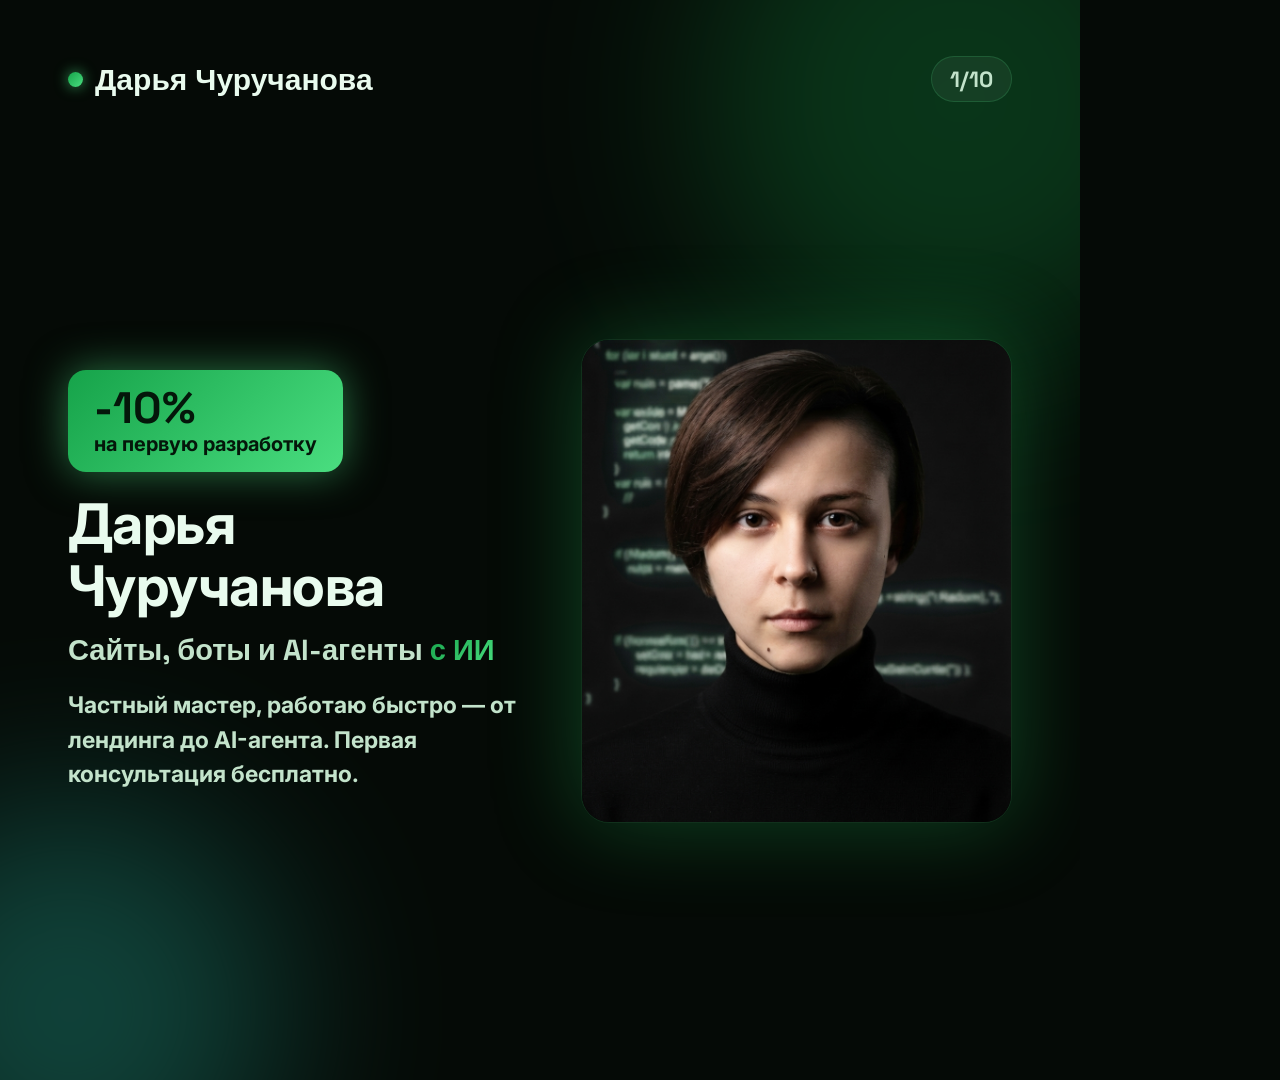
<file: avito/avito-1.html>
<!DOCTYPE html>
<html lang="ru"><head><meta charset="UTF-8"><link rel="stylesheet" href="avito.css">
<style>
  .cover-grid{flex:1; display:grid; grid-template-columns: 1.05fr 0.95fr; gap:36px; align-items:center;}
  .photo-frame{width:100%; aspect-ratio:1/1.12; border-radius:28px; overflow:hidden; border:1px solid var(--line); box-shadow:0 0 90px rgba(34,197,94,0.32);}
  .photo-frame img{width:100%; height:100%; object-fit:cover;}
  .discount-badge{display:inline-flex; flex-direction:column; align-items:flex-start; gap:2px; background:var(--grad); color:#04170a; padding:16px 26px; border-radius:18px; margin-bottom:22px; box-shadow:0 0 40px rgba(74,222,128,0.5);}
  .discount-badge .big{font-family:'Space Grotesk',sans-serif; font-weight:700; font-size:44px; line-height:1;}
  .discount-badge .small{font-size:20px; font-weight:700;}
  .cover-h1{font-size:56px; font-weight:700; line-height:1.1; margin:0 0 14px; letter-spacing:-0.01em;}
  .cover-role{font-size:29px; font-weight:700; color:var(--muted); margin-bottom:20px; font-family:'Space Grotesk',sans-serif;}
  .cover-desc{color:var(--muted); font-size:23px; font-weight:700; line-height:1.5; max-width:460px;}
</style></head>
<body>
<div class="slide">
  <div class="blobs"><div class="blob blob1"></div><div class="blob blob2"></div></div>
  <div class="brand"><div class="brand-name"><span class="dot"></span>Дарья Чуручанова</div><div class="pagenum">1/10</div></div>
  <div class="content">
    <div class="cover-grid">
      <div>
        <div class="discount-badge"><span class="big">-10%</span><span class="small">на первую разработку</span></div>
        <h1 class="cover-h1">Дарья Чуручанова</h1>
        <div class="cover-role">Сайты, боты и AI-агенты <span class="grad-text">с ИИ</span></div>
        <p class="cover-desc">Частный мастер, работаю быстро — от лендинга до AI-агента. Первая консультация бесплатно.</p>
      </div>
      <div class="photo-frame"><img src="darya.jpg" alt="Дарья Чуручанова"></div>
    </div>
  </div>
</div>
</body></html>
</file>
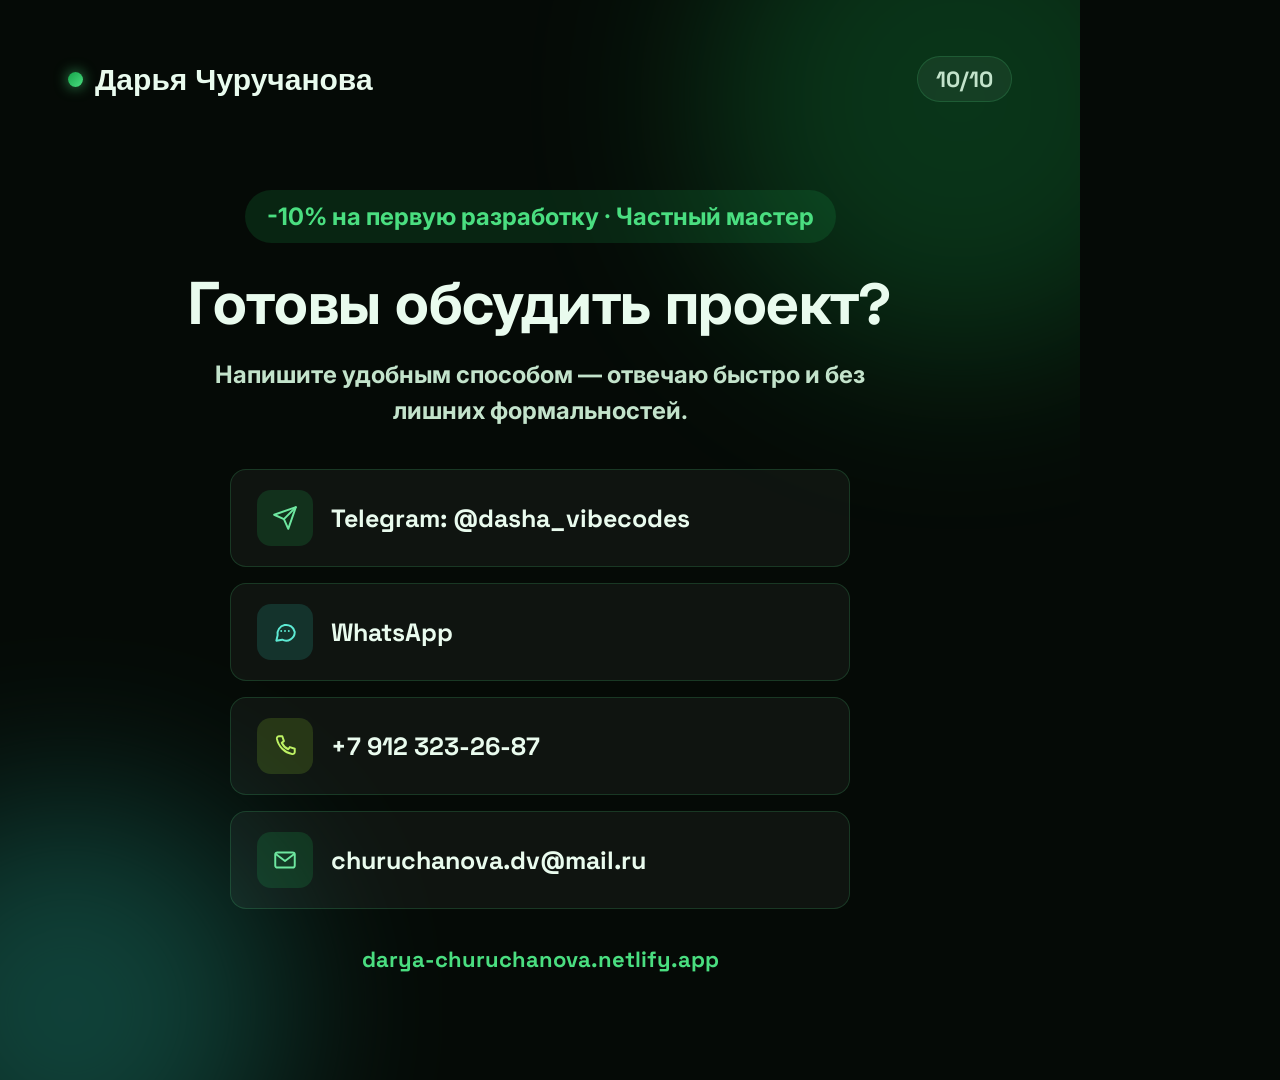
<file: avito/avito-10.html>
<!DOCTYPE html>
<html lang="ru"><head><meta charset="UTF-8"><link rel="stylesheet" href="avito.css">
<style>
  .cta-wrap{flex:1; display:flex; flex-direction:column; align-items:center; justify-content:center; text-align:center;}
  .cta-h1{font-size:58px; font-weight:700; margin:24px 0 16px; letter-spacing:-0.01em;}
  .cta-desc{color:var(--muted); font-size:24px; font-weight:700; max-width:680px; margin-bottom:40px; line-height:1.5;}
  .contacts{display:flex; flex-direction:column; gap:16px; width:100%; max-width:620px;}
  .crow{display:flex; align-items:center; gap:18px; background:var(--surface); border:1px solid var(--line); border-radius:16px; padding:20px 26px;}
  .crow .ic-badge{width:56px; height:56px; border-radius:14px;}
  .crow .ic-badge .ic{width:26px; height:26px;}
  .crow .clabel{font-family:'Space Grotesk',sans-serif; font-weight:700; font-size:25px;}
  .site-tag{margin-top:36px; font-family:'Space Grotesk',sans-serif; font-size:22px; color:var(--green2); font-weight:700;}
</style></head>
<body>
<div class="slide">
  <div class="blobs"><div class="blob blob1"></div><div class="blob blob2"></div></div>
  <div class="brand"><div class="brand-name"><span class="dot"></span>Дарья Чуручанова</div><div class="pagenum">10/10</div></div>
  <svg style="display:none">
    <symbol id="i-send" viewBox="0 0 24 24"><path d="M22 2L11 13"/><path d="M22 2l-7 20-4-9-9-4 20-7z"/></symbol>
    <symbol id="i-chat" viewBox="0 0 24 24"><path d="M21 12a8 8 0 01-11.6 7.1L4 20l1.2-5A8 8 0 1121 12z"/><path d="M8.5 11h.01M12 11h.01M15.5 11h.01"/></symbol>
    <symbol id="i-phone" viewBox="0 0 24 24"><path d="M6.5 3h3l1.5 4.5-2 1.5a12 12 0 006 6l1.5-2 4.5 1.5v3a2 2 0 01-2.2 2A18 18 0 014.5 5.2 2 2 0 016.5 3z"/></symbol>
    <symbol id="i-mail" viewBox="0 0 24 24"><rect x="3" y="5" width="18" height="14" rx="2"/><path d="M3.5 6.5l8.5 6.5 8.5-6.5"/></symbol>
  </svg>
  <div class="content">
    <div class="cta-wrap">
      <span class="eyebrow">-10% на первую разработку · Частный мастер</span>
      <h1 class="cta-h1">Готовы обсудить проект?</h1>
      <p class="cta-desc">Напишите удобным способом — отвечаю быстро и без лишних формальностей.</p>
      <div class="contacts">
        <div class="crow"><div class="ic-badge badge-1"><svg class="ic"><use href="#i-send"/></svg></div><div class="clabel">Telegram: @dasha_vibecodes</div></div>
        <div class="crow"><div class="ic-badge badge-2"><svg class="ic"><use href="#i-chat"/></svg></div><div class="clabel">WhatsApp</div></div>
        <div class="crow"><div class="ic-badge badge-3"><svg class="ic"><use href="#i-phone"/></svg></div><div class="clabel">+7 912 323-26-87</div></div>
        <div class="crow"><div class="ic-badge badge-1"><svg class="ic"><use href="#i-mail"/></svg></div><div class="clabel">churuchanova.dv@mail.ru</div></div>
      </div>
      <div class="site-tag">darya-churuchanova.netlify.app</div>
    </div>
  </div>
</div>
</body></html>
</file>
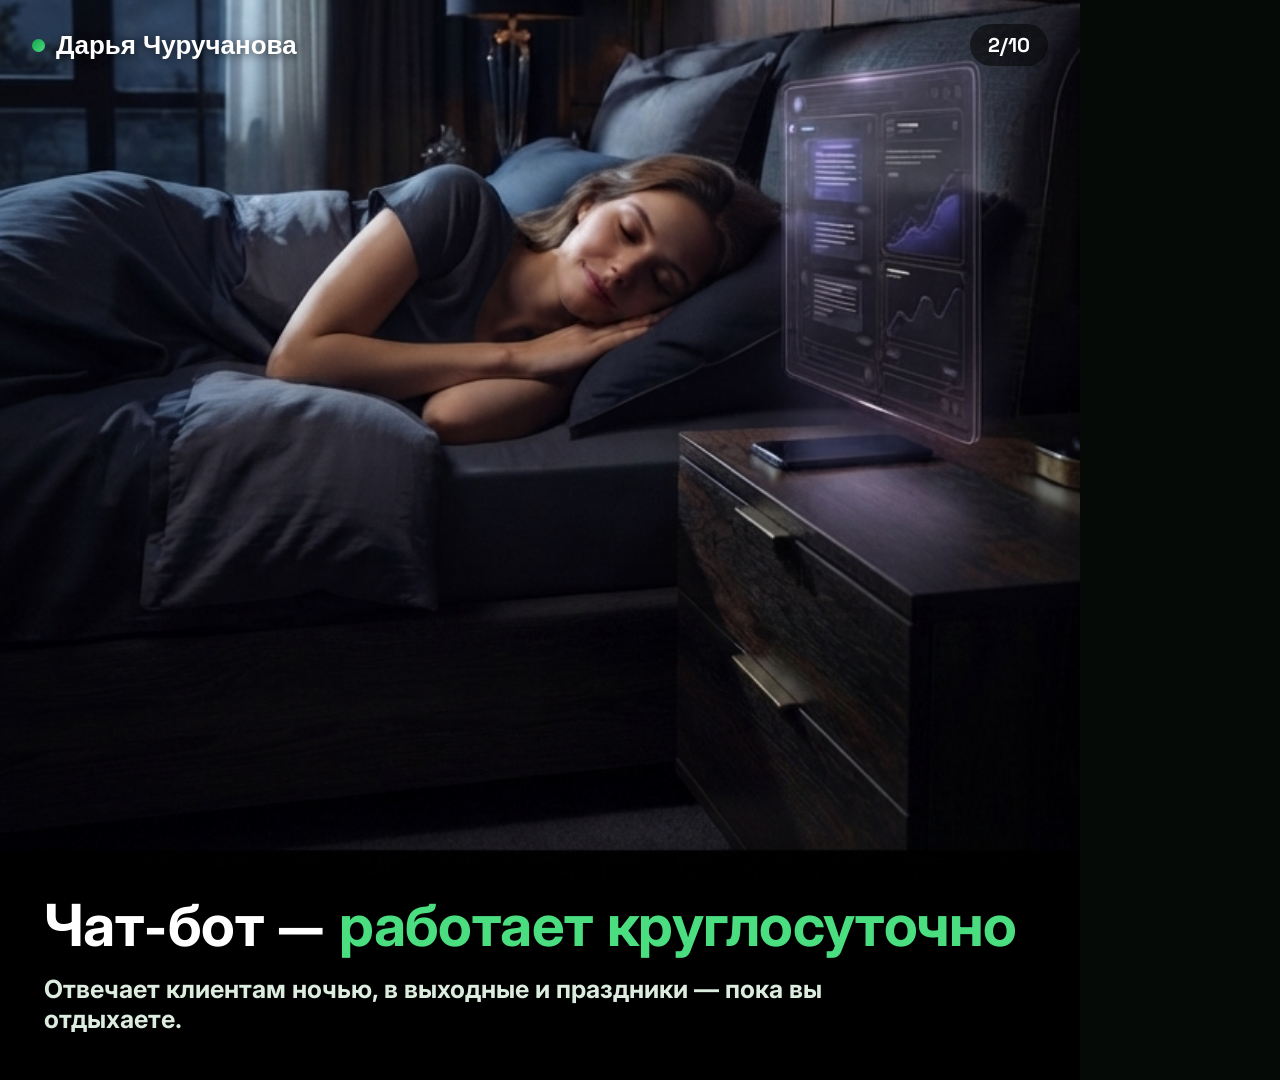
<file: avito/avito-2.html>
<!DOCTYPE html>
<html lang="ru"><head><meta charset="UTF-8"><link rel="stylesheet" href="avito.css">
<style>
  body{width:1080px;height:1080px;}
  .photo-slide{width:1080px; height:1080px; position:relative; overflow:hidden;}
  .photo-slide img{width:100%; height:100%; object-fit:cover; object-position:center 68%;}
  .top-brand{position:absolute; top:28px; left:32px; z-index:3; display:flex; align-items:center; gap:11px; color:#fff; font-family:'Space Grotesk',sans-serif; font-weight:700; font-size:26px; text-shadow:0 2px 10px rgba(0,0,0,0.6);}
  .top-brand .dot{width:13px; height:13px; border-radius:50%; background:var(--grad);}
  .top-page{position:absolute; top:24px; right:32px; z-index:3; font-family:'Space Grotesk',sans-serif; font-weight:700; font-size:20px; color:#fff; background:rgba(0,0,0,0.5); padding:8px 18px; border-radius:999px;}
  .caption-bar{position:absolute; left:0; right:0; bottom:0; z-index:2; background:linear-gradient(0deg, rgba(0,0,0,0.94), rgba(0,0,0,0.8) 65%, transparent); padding:60px 44px 46px;}
  .caption-bar h1{color:#fff; font-size:58px; font-weight:700; line-height:1.15; letter-spacing:-0.01em;}
  .caption-bar h1 span{color:var(--green2);}
  .caption-sub{color:#dcecdf; font-size:25px; font-weight:700; margin-top:14px; max-width:820px;}
</style></head>
<body>
<div class="photo-slide">
  <img src="photo-sleep.jpg" alt="">
  <div class="top-brand"><span class="dot"></span>Дарья Чуручанова</div>
  <div class="top-page">2/10</div>
  <div class="caption-bar">
    <h1>Чат-бот — <span>работает круглосуточно</span></h1>
    <p class="caption-sub">Отвечает клиентам ночью, в выходные и праздники — пока вы отдыхаете.</p>
  </div>
</div>
</body></html>
</file>
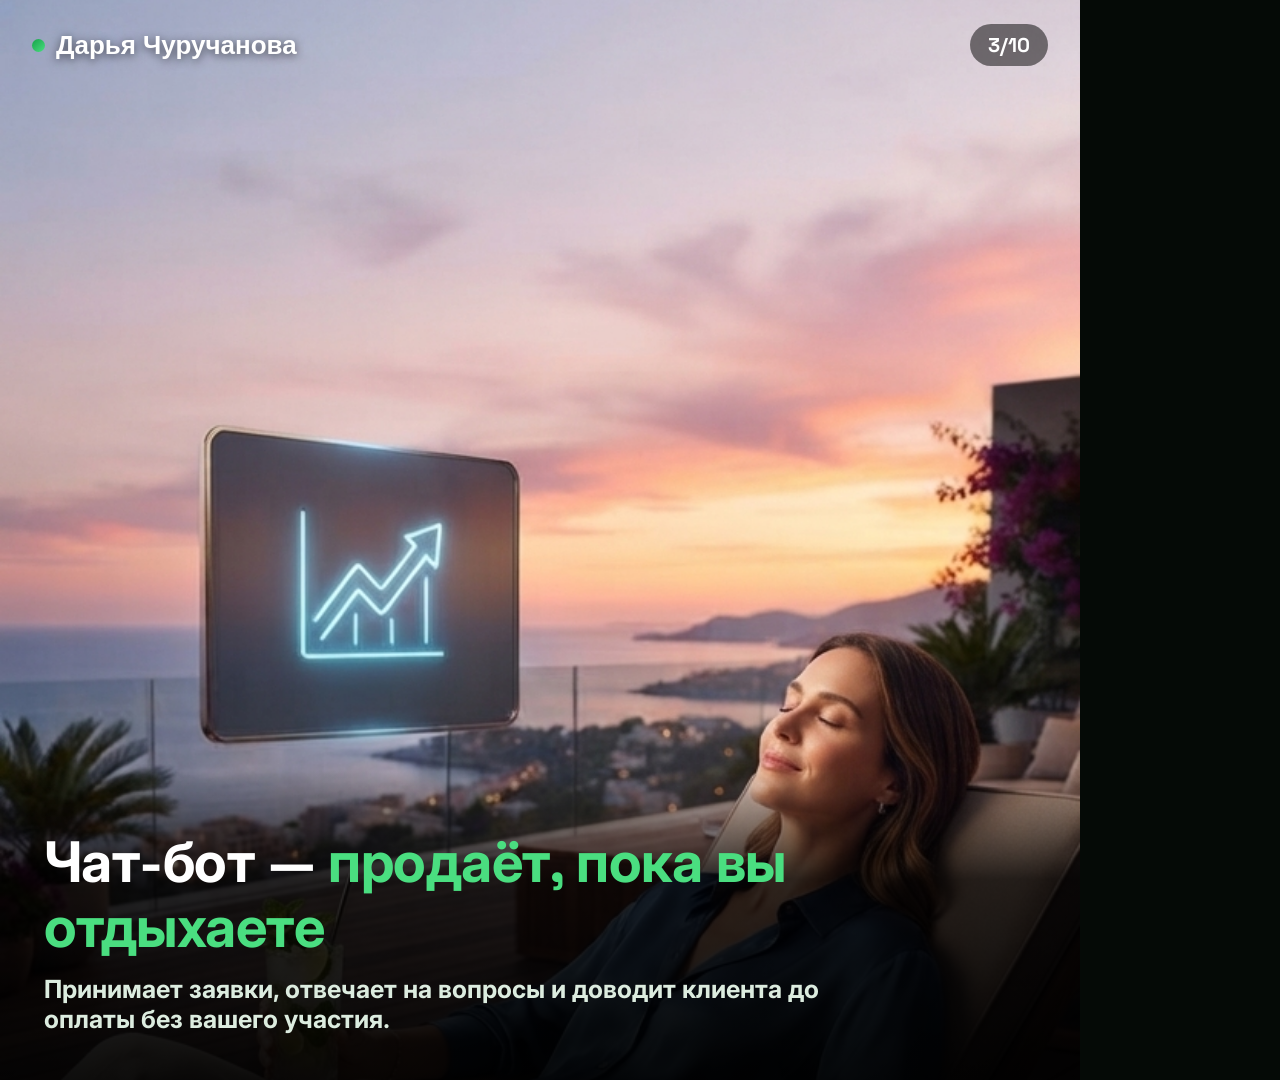
<file: avito/avito-3.html>
<!DOCTYPE html>
<html lang="ru"><head><meta charset="UTF-8"><link rel="stylesheet" href="avito.css">
<style>
  body{width:1080px;height:1080px;}
  .photo-slide{width:1080px; height:1080px; position:relative; overflow:hidden;}
  .photo-slide img{width:100%; height:100%; object-fit:cover; object-position:center 25%;}
  .top-brand{position:absolute; top:28px; left:32px; z-index:3; display:flex; align-items:center; gap:11px; color:#fff; font-family:'Space Grotesk',sans-serif; font-weight:700; font-size:26px; text-shadow:0 2px 10px rgba(0,0,0,0.6);}
  .top-brand .dot{width:13px; height:13px; border-radius:50%; background:var(--grad);}
  .top-page{position:absolute; top:24px; right:32px; z-index:3; font-family:'Space Grotesk',sans-serif; font-weight:700; font-size:20px; color:#fff; background:rgba(0,0,0,0.5); padding:8px 18px; border-radius:999px;}
  .caption-bar{position:absolute; left:0; right:0; bottom:0; z-index:2; background:linear-gradient(0deg, rgba(0,0,0,0.94), rgba(0,0,0,0.8) 65%, transparent); padding:60px 44px 46px;}
  .caption-bar h1{color:#fff; font-size:56px; font-weight:700; line-height:1.15; letter-spacing:-0.01em;}
  .caption-bar h1 span{color:var(--green2);}
  .caption-sub{color:#dcecdf; font-size:25px; font-weight:700; margin-top:14px; max-width:820px;}
</style></head>
<body>
<div class="photo-slide">
  <img src="photo-relax.jpg" alt="">
  <div class="top-brand"><span class="dot"></span>Дарья Чуручанова</div>
  <div class="top-page">3/10</div>
  <div class="caption-bar">
    <h1>Чат-бот — <span>продаёт, пока вы отдыхаете</span></h1>
    <p class="caption-sub">Принимает заявки, отвечает на вопросы и доводит клиента до оплаты без вашего участия.</p>
  </div>
</div>
</body></html>
</file>
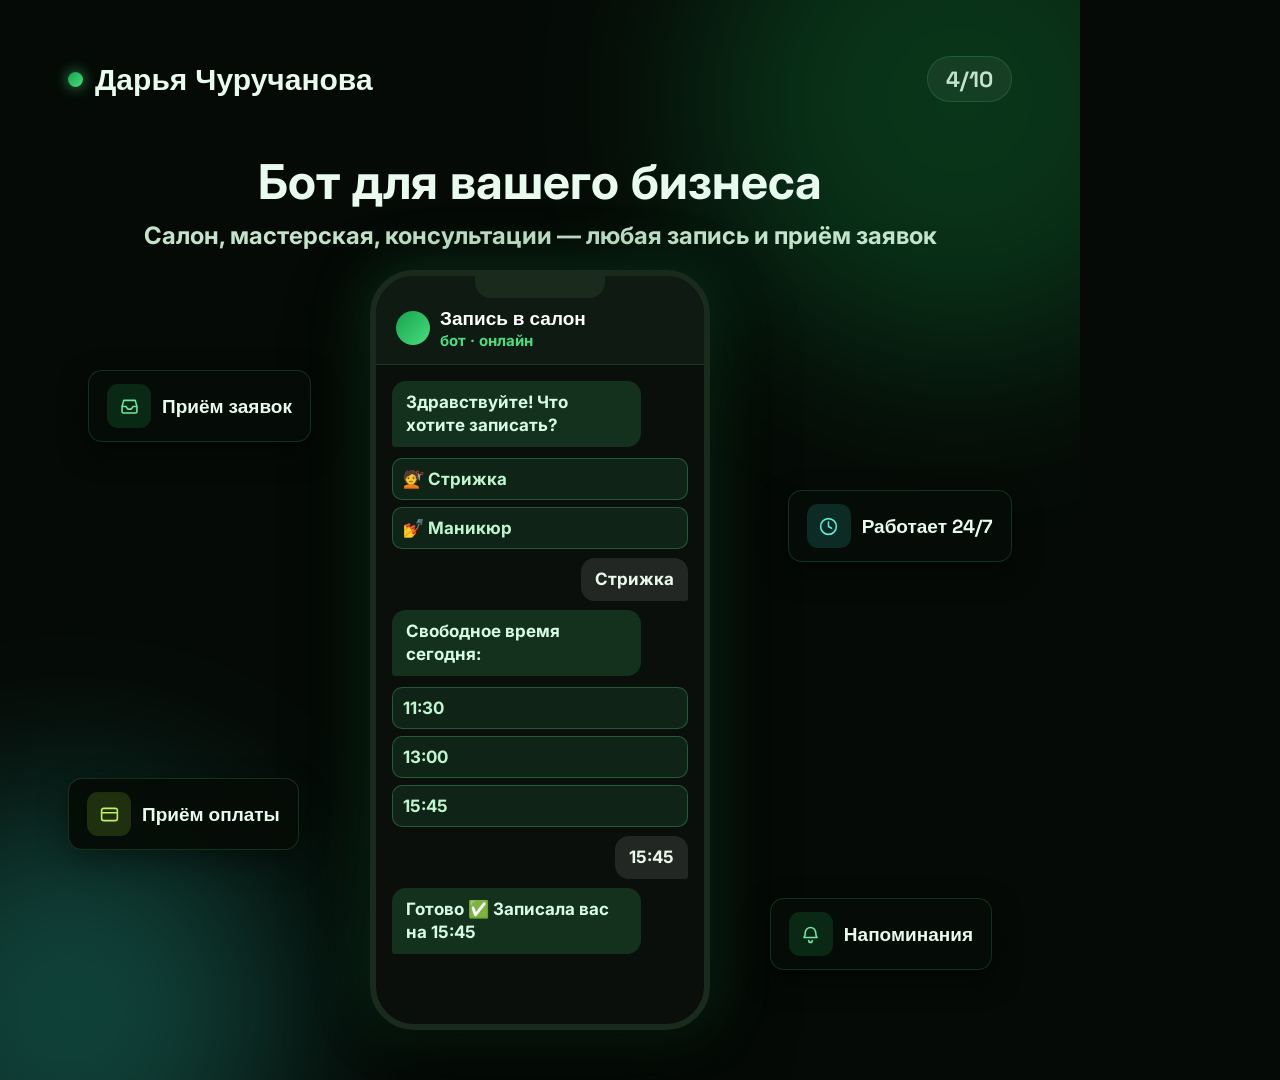
<file: avito/avito-4.html>
<!DOCTYPE html>
<html lang="ru"><head><meta charset="UTF-8"><link rel="stylesheet" href="avito.css">
<style>
  .h2{font-size:48px; font-weight:700; margin:14px 0 8px; text-align:center;}
  .lead{color:var(--muted); font-size:24px; font-weight:700; margin-bottom:20px; text-align:center;}
  .stage{flex:1; position:relative; display:flex; align-items:center; justify-content:center;}
  .phone{width:340px; height:760px; background:#0a0f0b; border:6px solid #1a2b1e; border-radius:44px; box-shadow:0 30px 80px rgba(0,0,0,0.6), 0 0 60px rgba(34,197,94,0.25); overflow:hidden; position:relative; z-index:2;}
  .pnotch{position:absolute; top:0; left:50%; transform:translateX(-50%); width:130px; height:22px; background:#1a2b1e; border-radius:0 0 16px 16px; z-index:5;}
  .phead{background:#0f1a12; padding:30px 20px 14px; border-bottom:1px solid rgba(74,222,128,0.15); display:flex; align-items:center; gap:10px;}
  .phead .av{width:34px; height:34px; border-radius:50%; background:var(--grad);}
  .phead .t1{color:#fff; font-weight:700; font-size:19px; font-family:'Space Grotesk',sans-serif;}
  .phead .t2{color:var(--green2); font-size:15px; font-weight:700;}
  .pbody{padding:16px; display:flex; flex-direction:column; gap:9px;}
  .pmsg{font-size:17px; font-weight:700; padding:10px 14px; border-radius:14px; max-width:84%; line-height:1.35;}
  .pmsg.bot{background:rgba(74,222,128,0.16); color:#d7fbe3; border-bottom-left-radius:3px; align-self:flex-start;}
  .pmsg.user{background:rgba(255,255,255,0.1); color:#eafbee; border-bottom-right-radius:3px; align-self:flex-end;}
  .pbtns{display:flex; flex-direction:column; gap:7px; margin-top:2px;}
  .pbtns button{background:rgba(74,222,128,0.1); border:1px solid rgba(74,222,128,0.3); color:#bff5cf; font-size:17px; font-weight:700; padding:10px; border-radius:10px; text-align:left; font-family:Inter,Arial,sans-serif;}
  .float-chip{position:absolute; z-index:3; display:flex; align-items:center; gap:11px; background:rgba(6,12,7,0.94); border:1px solid var(--line); border-radius:14px; padding:13px 18px; box-shadow:0 10px 30px rgba(0,0,0,0.4);}
  .float-chip .ic-badge{width:44px; height:44px; border-radius:11px;}
  .float-chip .ic-badge .ic{width:21px; height:21px;}
  .float-chip span.t{font-family:'Space Grotesk',sans-serif; font-weight:700; font-size:19px;}
  .chip-a{top:100px; left:20px;}
  .chip-b{top:220px; right:0px;}
  .chip-c{bottom:180px; left:0px;}
  .chip-d{bottom:60px; right:20px;}
</style></head>
<body>
<div class="slide">
  <div class="blobs"><div class="blob blob1"></div><div class="blob blob2"></div></div>
  <div class="brand"><div class="brand-name"><span class="dot"></span>Дарья Чуручанова</div><div class="pagenum">4/10</div></div>
  <svg style="display:none">
    <symbol id="i-inbox" viewBox="0 0 24 24"><path d="M4 12h4l2 3h4l2-3h4"/><path d="M5.5 5h13l2 7v6a1.5 1.5 0 01-1.5 1.5h-14A1.5 1.5 0 013.5 18v-6l2-7z"/></symbol>
    <symbol id="i-clock" viewBox="0 0 24 24"><circle cx="12" cy="12" r="9"/><path d="M12 7v5l3.5 2"/></symbol>
    <symbol id="i-card" viewBox="0 0 24 24"><rect x="3" y="5" width="18" height="14" rx="2.5"/><path d="M3 10h18"/></symbol>
    <symbol id="i-bell" viewBox="0 0 24 24"><path d="M6 10a6 6 0 0112 0c0 4 1.5 5.5 1.5 5.5H4.5S6 14 6 10z"/><path d="M10 19a2 2 0 004 0"/></symbol>
  </svg>
  <div class="content">
    <h2 class="h2">Бот для вашего бизнеса</h2>
    <p class="lead">Салон, мастерская, консультации — любая запись и приём заявок</p>
    <div class="stage">
      <div class="float-chip chip-a"><div class="ic-badge badge-1"><svg class="ic"><use href="#i-inbox"/></svg></div><span class="t">Приём заявок</span></div>
      <div class="float-chip chip-b"><div class="ic-badge badge-2"><svg class="ic"><use href="#i-clock"/></svg></div><span class="t">Работает 24/7</span></div>
      <div class="float-chip chip-c"><div class="ic-badge badge-3"><svg class="ic"><use href="#i-card"/></svg></div><span class="t">Приём оплаты</span></div>
      <div class="float-chip chip-d"><div class="ic-badge badge-1"><svg class="ic"><use href="#i-bell"/></svg></div><span class="t">Напоминания</span></div>
      <div class="phone">
        <div class="pnotch"></div>
        <div class="phead"><div class="av"></div><div><div class="t1">Запись в салон</div><div class="t2">бот · онлайн</div></div></div>
        <div class="pbody">
          <div class="pmsg bot">Здравствуйте! Что хотите записать?</div>
          <div class="pbtns"><button>💇 Стрижка</button><button>💅 Маникюр</button></div>
          <div class="pmsg user">Стрижка</div>
          <div class="pmsg bot">Свободное время сегодня:</div>
          <div class="pbtns"><button>11:30</button><button>13:00</button><button>15:45</button></div>
          <div class="pmsg user">15:45</div>
          <div class="pmsg bot">Готово ✅ Записала вас на 15:45</div>
        </div>
      </div>
    </div>
  </div>
</div>
</body></html>
</file>
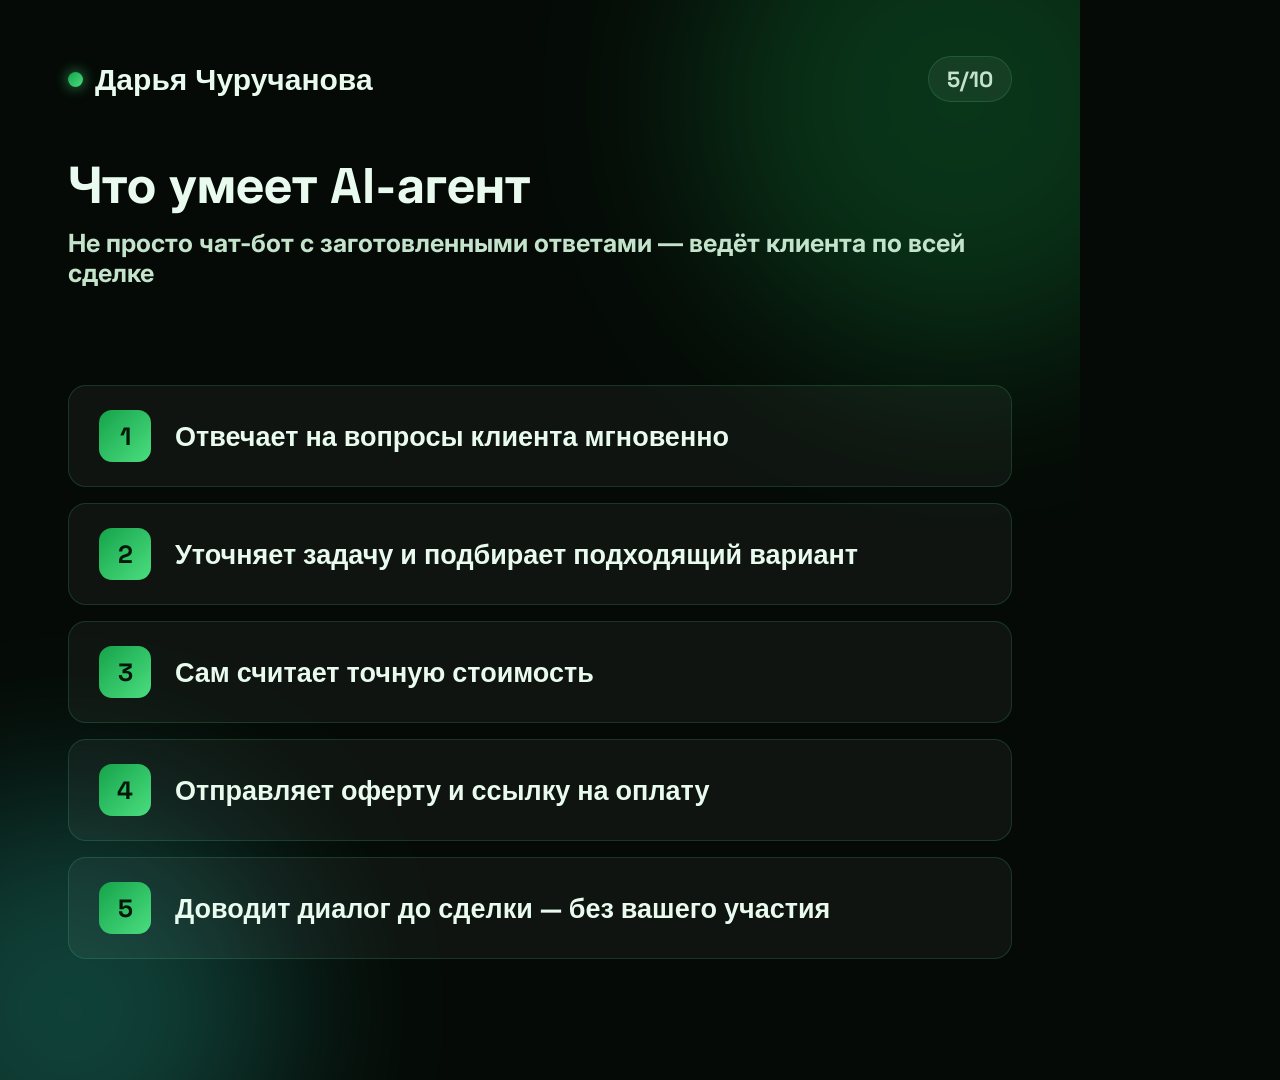
<file: avito/avito-5.html>
<!DOCTYPE html>
<html lang="ru"><head><meta charset="UTF-8"><link rel="stylesheet" href="avito.css">
<style>
  .h2{font-size:50px; font-weight:700; margin:16px 0 10px;}
  .lead{color:var(--muted); font-size:25px; font-weight:700; margin-bottom:32px; max-width:900px;}
  .tlist{flex:1; display:flex; flex-direction:column; gap:16px; justify-content:center;}
  .titem{display:flex; align-items:center; gap:24px; background:var(--surface); border:1px solid var(--line); border-radius:18px; padding:24px 30px;}
  .titem .num{width:52px; height:52px; border-radius:13px; background:var(--grad); display:flex; align-items:center; justify-content:center; color:#04170a; font-weight:700; font-size:25px; font-family:'Space Grotesk',sans-serif; flex-shrink:0;}
  .titem .tt{font-family:'Space Grotesk',sans-serif; font-weight:700; font-size:27px;}
</style></head>
<body>
<div class="slide">
  <div class="blobs"><div class="blob blob1"></div><div class="blob blob2"></div></div>
  <div class="brand"><div class="brand-name"><span class="dot"></span>Дарья Чуручанова</div><div class="pagenum">5/10</div></div>
  <div class="content">
    <h2 class="h2">Что умеет AI-агент</h2>
    <p class="lead">Не просто чат-бот с заготовленными ответами — ведёт клиента по всей сделке</p>
    <div class="tlist">
      <div class="titem"><div class="num">1</div><div class="tt">Отвечает на вопросы клиента мгновенно</div></div>
      <div class="titem"><div class="num">2</div><div class="tt">Уточняет задачу и подбирает подходящий вариант</div></div>
      <div class="titem"><div class="num">3</div><div class="tt">Сам считает точную стоимость</div></div>
      <div class="titem"><div class="num">4</div><div class="tt">Отправляет оферту и ссылку на оплату</div></div>
      <div class="titem"><div class="num">5</div><div class="tt">Доводит диалог до сделки — без вашего участия</div></div>
    </div>
  </div>
</div>
</body></html>
</file>
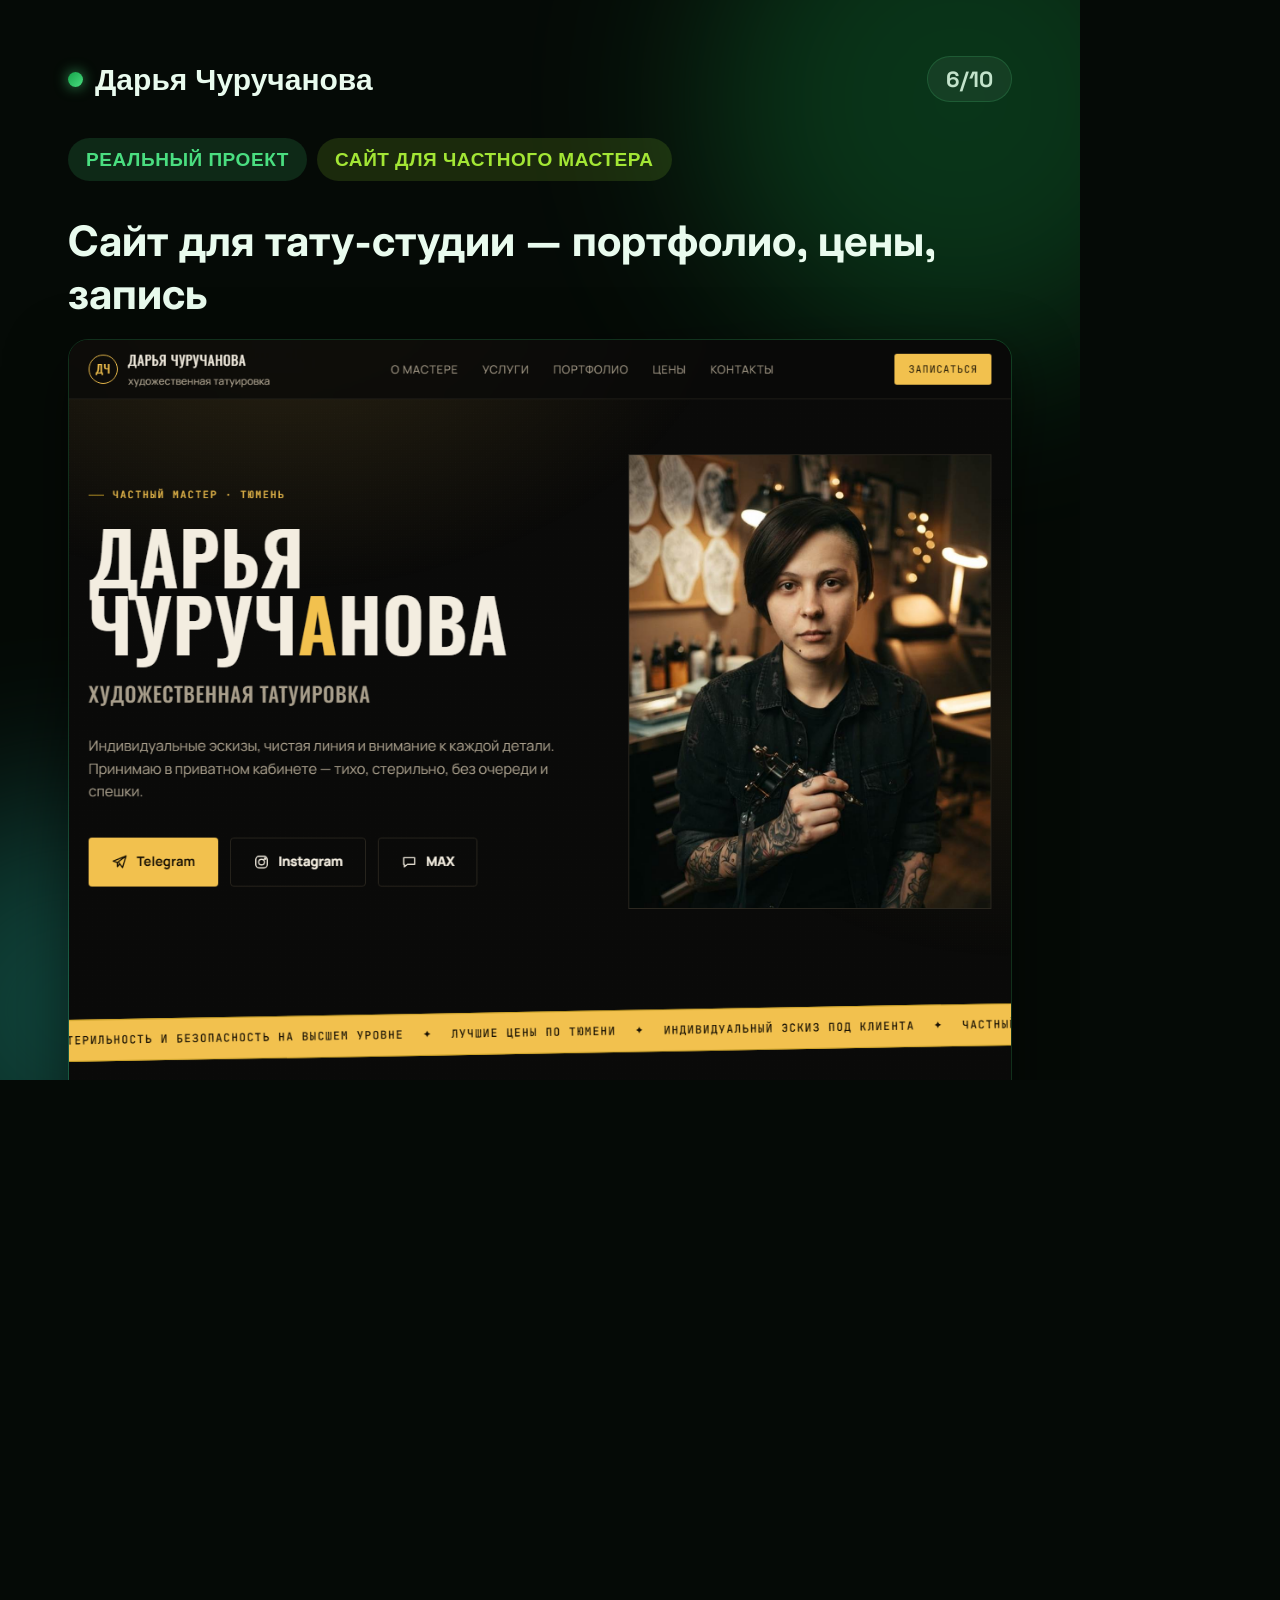
<file: avito/avito-6.html>
<!DOCTYPE html>
<html lang="ru"><head><meta charset="UTF-8"><link rel="stylesheet" href="avito.css">
<style>
  .h2{font-size:42px; font-weight:700; margin:14px 0 18px;}
  .tag-row{display:flex; gap:10px; margin-bottom:20px;}
  .ctag{font-family:'Space Grotesk',sans-serif; font-size:19px; font-weight:700; letter-spacing:.03em; padding:9px 18px; border-radius:999px; background:rgba(74,222,128,0.14); color:var(--green2);}
  .ctag.alt{background:rgba(163,230,53,0.14); color:var(--lime);}
  .shot-frame{flex:1; border-radius:20px; overflow:hidden; border:1px solid var(--line); box-shadow:0 20px 60px rgba(0,0,0,0.5); position:relative;}
  .shot-frame img{width:100%; height:100%; object-fit:cover; object-position:top;}
  .shot-url{position:absolute; bottom:20px; left:20px; background:rgba(5,10,6,0.9); backdrop-filter:blur(6px); color:var(--green2); font-family:'Space Grotesk',sans-serif; font-size:21px; font-weight:700; padding:11px 20px; border-radius:12px; border:1px solid var(--line);}
</style></head>
<body>
<div class="slide">
  <div class="blobs"><div class="blob blob1"></div><div class="blob blob2"></div></div>
  <div class="brand"><div class="brand-name"><span class="dot"></span>Дарья Чуручанова</div><div class="pagenum">6/10</div></div>
  <div class="content">
    <div class="tag-row"><span class="ctag">РЕАЛЬНЫЙ ПРОЕКТ</span><span class="ctag alt">САЙТ ДЛЯ ЧАСТНОГО МАСТЕРА</span></div>
    <h2 class="h2">Сайт для тату-студии — портфолио, цены, запись</h2>
    <div class="shot-frame">
      <img src="shot-tattoo.png" alt="">
      <div class="shot-url">dasha-tattoo-tyumen.netlify.app</div>
    </div>
  </div>
</div>
</body></html>
</file>
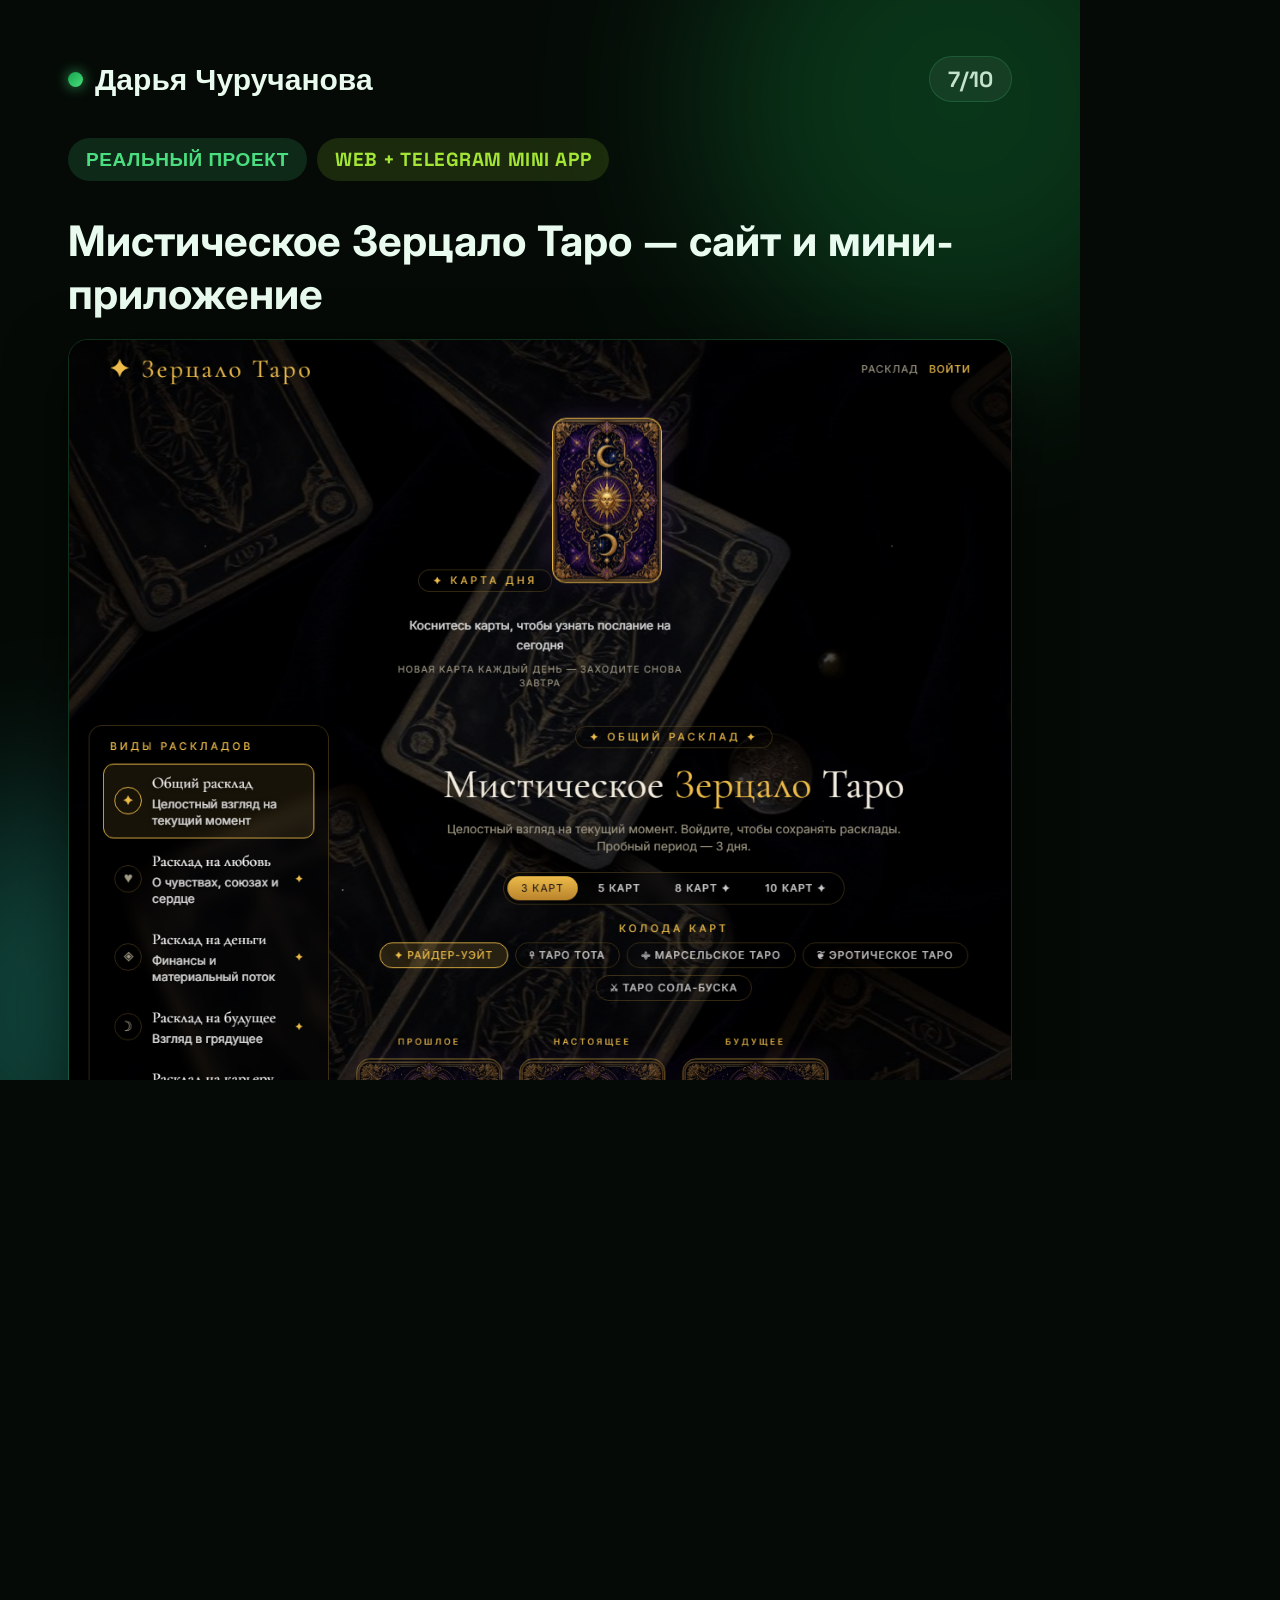
<file: avito/avito-7.html>
<!DOCTYPE html>
<html lang="ru"><head><meta charset="UTF-8"><link rel="stylesheet" href="avito.css">
<style>
  .h2{font-size:42px; font-weight:700; margin:14px 0 18px;}
  .tag-row{display:flex; gap:10px; margin-bottom:20px;}
  .ctag{font-family:'Space Grotesk',sans-serif; font-size:19px; font-weight:700; letter-spacing:.03em; padding:9px 18px; border-radius:999px; background:rgba(74,222,128,0.14); color:var(--green2);}
  .ctag.alt{background:rgba(163,230,53,0.14); color:var(--lime);}
  .shot-frame{flex:1; border-radius:20px; overflow:hidden; border:1px solid var(--line); box-shadow:0 20px 60px rgba(0,0,0,0.5); position:relative;}
  .shot-frame img{width:100%; height:100%; object-fit:cover; object-position:top;}
  .shot-url{position:absolute; bottom:20px; left:20px; background:rgba(5,10,6,0.9); backdrop-filter:blur(6px); color:var(--green2); font-family:'Space Grotesk',sans-serif; font-size:19px; font-weight:700; padding:11px 20px; border-radius:12px; border:1px solid var(--line);}
</style></head>
<body>
<div class="slide">
  <div class="blobs"><div class="blob blob1"></div><div class="blob blob2"></div></div>
  <div class="brand"><div class="brand-name"><span class="dot"></span>Дарья Чуручанова</div><div class="pagenum">7/10</div></div>
  <div class="content">
    <div class="tag-row"><span class="ctag">РЕАЛЬНЫЙ ПРОЕКТ</span><span class="ctag alt">WEB + TELEGRAM MINI APP</span></div>
    <h2 class="h2">Мистическое Зерцало Таро — сайт и мини-приложение</h2>
    <div class="shot-frame">
      <img src="shot-tarot.png" alt="">
      <div class="shot-url">simple-tarot-reads.lovable.app · @daria35_scout_bot</div>
    </div>
  </div>
</div>
</body></html>
</file>
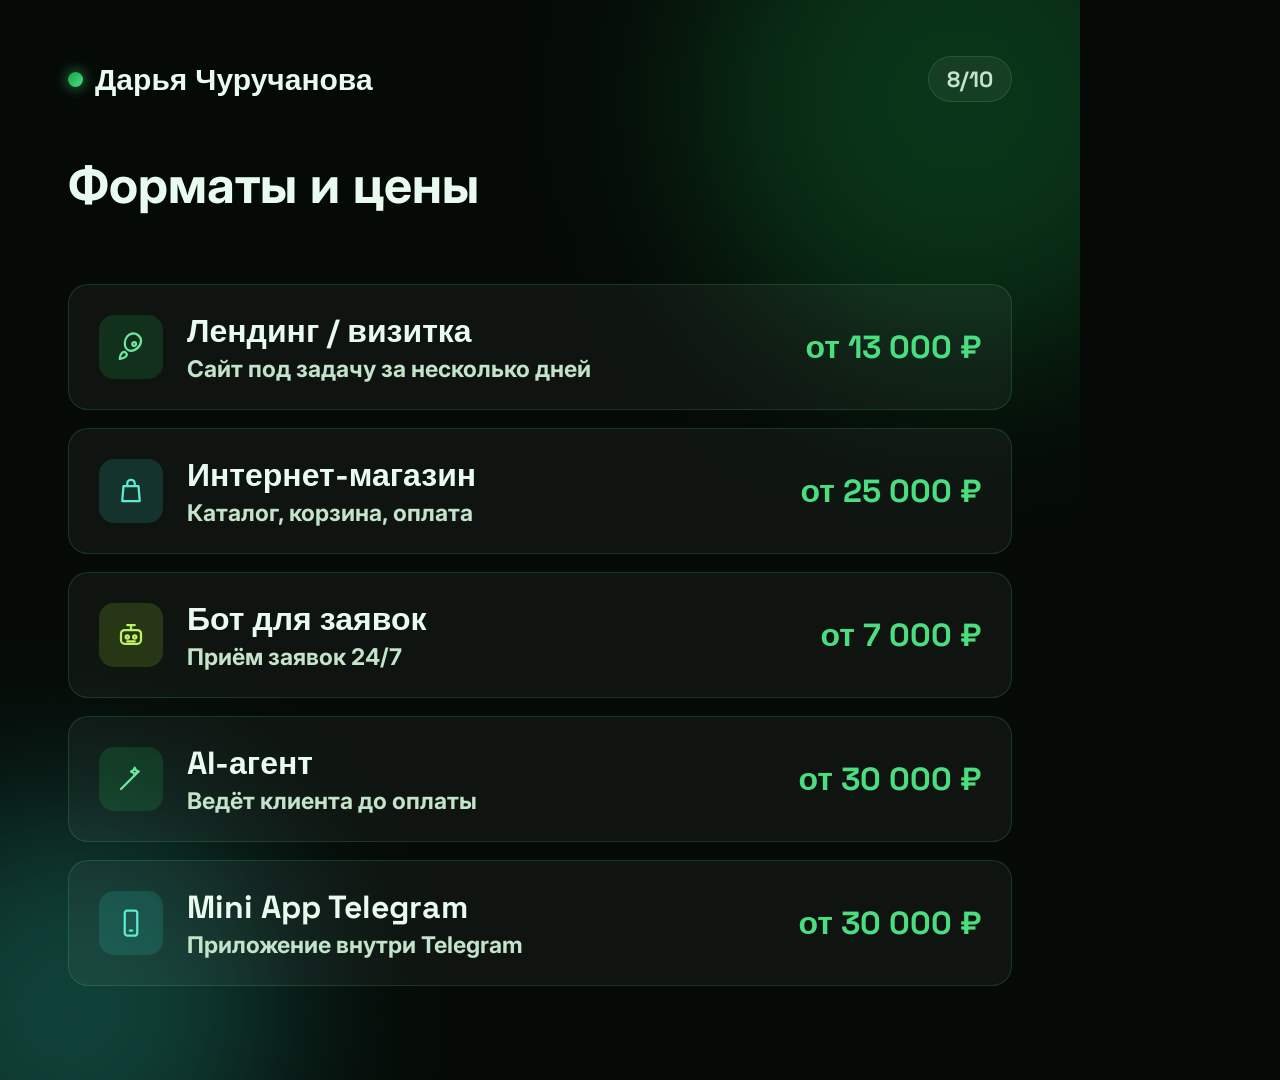
<file: avito/avito-8.html>
<!DOCTYPE html>
<html lang="ru"><head><meta charset="UTF-8"><link rel="stylesheet" href="avito.css">
<style>
  .h2{font-size:50px; font-weight:700; margin:16px 0 28px;}
  .list{flex:1; display:flex; flex-direction:column; gap:18px; justify-content:center;}
</style></head>
<body>
<div class="slide">
  <div class="blobs"><div class="blob blob1"></div><div class="blob blob2"></div></div>
  <div class="brand"><div class="brand-name"><span class="dot"></span>Дарья Чуручанова</div><div class="pagenum">8/10</div></div>
  <svg style="display:none">
    <symbol id="i-rocket" viewBox="0 0 24 24"><path d="M5 16.5c-1.5 1.26-2 5-2 5s3.74-.5 5-2c.71-.84.7-2.13-.09-2.91-.79-.79-2.08-.8-2.91-.09z"/><path d="M12 15c-3 0-5-2.5-5-6 0-4 3-8 7-8 3 0 6 3 6 6 0 4-4 8-8 8z"/><circle cx="14.5" cy="9.5" r="1.5"/></symbol>
    <symbol id="i-card" viewBox="0 0 24 24"><rect x="3" y="5" width="18" height="14" rx="2.5"/><path d="M3 10h18"/><path d="M7 14h4"/></symbol>
    <symbol id="i-bag" viewBox="0 0 24 24"><path d="M6 8h12l1 12H5L6 8z"/><path d="M9 8V6a3 3 0 016 0v2"/></symbol>
    <symbol id="i-bot" viewBox="0 0 24 24"><rect x="4" y="8" width="16" height="11" rx="3"/><path d="M12 8V4M9 4h6"/><circle cx="9" cy="13.5" r="1.3"/><circle cx="15" cy="13.5" r="1.3"/><path d="M9 17h6"/></symbol>
    <symbol id="i-magic" viewBox="0 0 24 24"><path d="M4 20L18 6"/><path d="M15 3l1 2 2 1-2 1-1 2-1-2-2-1 2-1 1-2z"/></symbol>
    <symbol id="i-device" viewBox="0 0 24 24"><rect x="7" y="2" width="10" height="20" rx="2"/><path d="M11 18h2"/></symbol>
  </svg>
  <div class="content">
    <h2 class="h2">Форматы и цены</h2>
    <div class="list">
      <div class="row-item"><div class="ic-badge badge-1"><svg class="ic"><use href="#i-rocket"/></svg></div><div><div class="ri-title">Лендинг / визитка</div><div class="ri-desc">Сайт под задачу за несколько дней</div></div><div class="ri-price">от 13 000 ₽</div></div>
      <div class="row-item"><div class="ic-badge badge-2"><svg class="ic"><use href="#i-bag"/></svg></div><div><div class="ri-title">Интернет-магазин</div><div class="ri-desc">Каталог, корзина, оплата</div></div><div class="ri-price">от 25 000 ₽</div></div>
      <div class="row-item"><div class="ic-badge badge-3"><svg class="ic"><use href="#i-bot"/></svg></div><div><div class="ri-title">Бот для заявок</div><div class="ri-desc">Приём заявок 24/7</div></div><div class="ri-price">от 7 000 ₽</div></div>
      <div class="row-item"><div class="ic-badge badge-1"><svg class="ic"><use href="#i-magic"/></svg></div><div><div class="ri-title">AI-агент</div><div class="ri-desc">Ведёт клиента до оплаты</div></div><div class="ri-price">от 30 000 ₽</div></div>
      <div class="row-item"><div class="ic-badge badge-2"><svg class="ic"><use href="#i-device"/></svg></div><div><div class="ri-title">Mini App Telegram</div><div class="ri-desc">Приложение внутри Telegram</div></div><div class="ri-price">от 30 000 ₽</div></div>
    </div>
  </div>
</div>
</body></html>
</file>
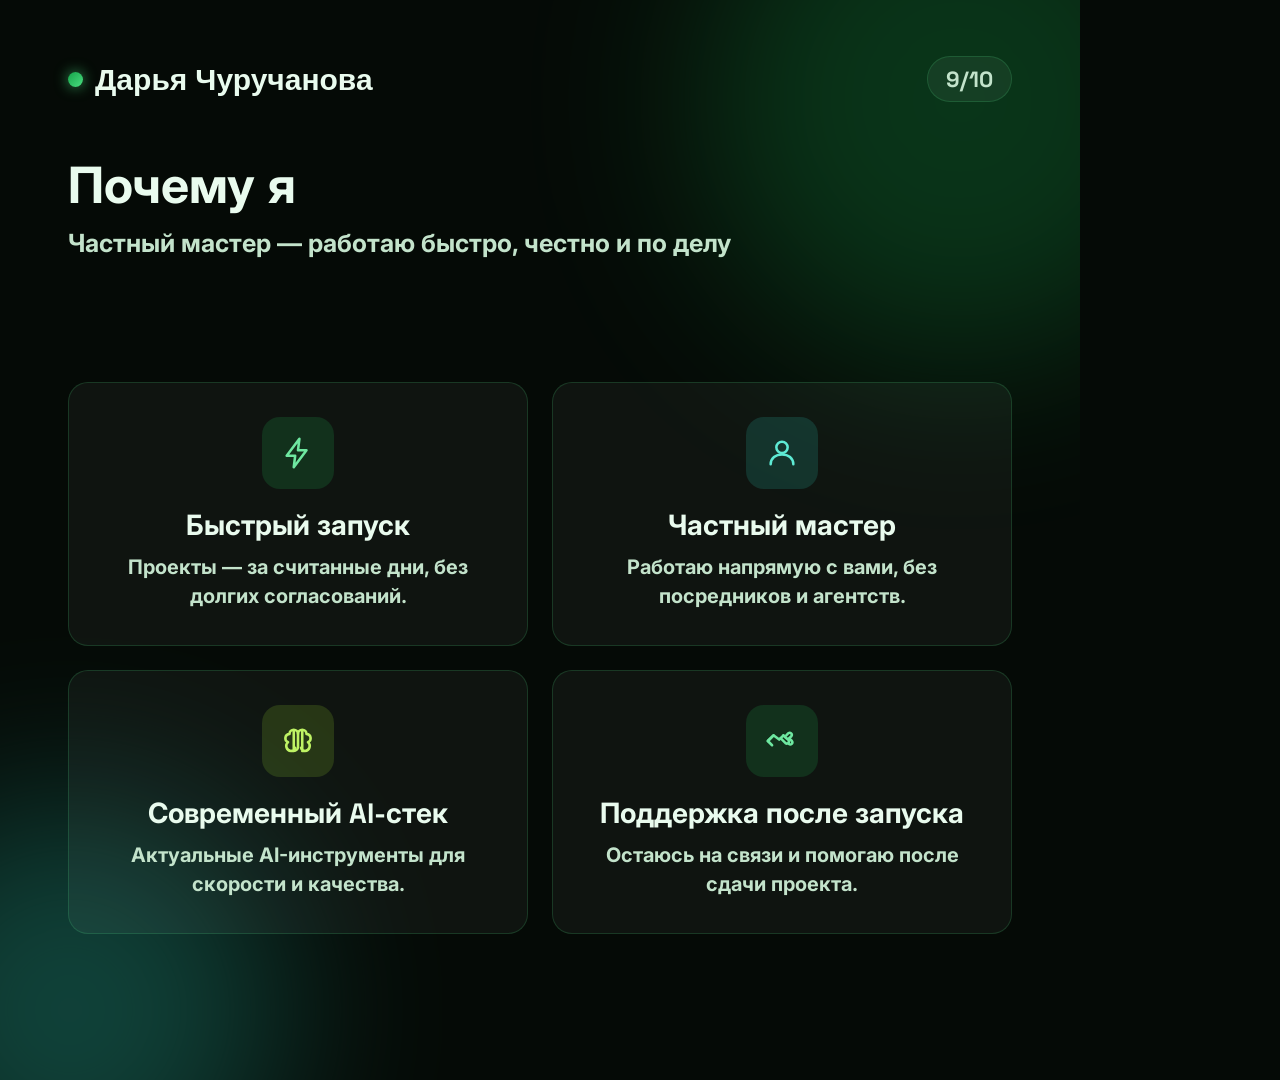
<file: avito/avito-9.html>
<!DOCTYPE html>
<html lang="ru"><head><meta charset="UTF-8"><link rel="stylesheet" href="avito.css">
<style>
  .h2{font-size:50px; font-weight:700; margin:16px 0 10px;}
  .lead{color:var(--muted); font-size:25px; font-weight:700; margin-bottom:34px;}
  .why-grid{flex:1; display:grid; grid-template-columns:1fr 1fr; gap:24px; align-content:center;}
  .why-card{background:var(--surface); border:1px solid var(--line); border-radius:20px; padding:34px; text-align:center;}
  .why-card .ic-badge{margin:0 auto 18px;}
  .why-card h3{font-size:28px; font-weight:700; margin-bottom:10px;}
  .why-card p{color:var(--muted); font-size:20px; font-weight:700; line-height:1.45;}
</style></head>
<body>
<div class="slide">
  <div class="blobs"><div class="blob blob1"></div><div class="blob blob2"></div></div>
  <div class="brand"><div class="brand-name"><span class="dot"></span>Дарья Чуручанова</div><div class="pagenum">9/10</div></div>
  <svg style="display:none">
    <symbol id="i-bolt" viewBox="0 0 24 24"><path d="M13 2L4 14h6l-1 8 9-12h-6l1-8z"/></symbol>
    <symbol id="i-user" viewBox="0 0 24 24"><circle cx="12" cy="8" r="4"/><path d="M4 20c0-4.4 3.6-7 8-7s8 2.6 8 7"/></symbol>
    <symbol id="i-brain" viewBox="0 0 24 24"><path d="M9 4a3 3 0 00-3 3 3 3 0 00-1 5.8A3.5 3.5 0 007 19a3 3 0 002.9-2.3M9 4a3 3 0 013 3v9a3 3 0 01-3 3M9 4v15"/><path d="M15 4a3 3 0 013 3 3 3 0 011 5.8A3.5 3.5 0 0117 19a3 3 0 01-2.9-2.3M15 4a3 3 0 00-3 3M15 4v15"/></symbol>
    <symbol id="i-handshake" viewBox="0 0 24 24"><path d="M2 12l4-4 4 3 3-3 2 2"/><path d="M11 10l3.5 3.5a1.5 1.5 0 002.1-2.1L13 8"/><path d="M15 8l1.5-1.5a1.5 1.5 0 012.1 2.1L17 10l2 2a1.5 1.5 0 01-2.1 2.1"/><path d="M6 8l-4 4 3 3"/></symbol>
  </svg>
  <div class="content">
    <h2 class="h2">Почему я</h2>
    <p class="lead">Частный мастер — работаю быстро, честно и по делу</p>
    <div class="why-grid">
      <div class="why-card"><div class="ic-badge badge-1"><svg class="ic"><use href="#i-bolt"/></svg></div><h3>Быстрый запуск</h3><p>Проекты — за считанные дни, без долгих согласований.</p></div>
      <div class="why-card"><div class="ic-badge badge-2"><svg class="ic"><use href="#i-user"/></svg></div><h3>Частный мастер</h3><p>Работаю напрямую с вами, без посредников и агентств.</p></div>
      <div class="why-card"><div class="ic-badge badge-3"><svg class="ic"><use href="#i-brain"/></svg></div><h3>Современный AI-стек</h3><p>Актуальные AI-инструменты для скорости и качества.</p></div>
      <div class="why-card"><div class="ic-badge badge-1"><svg class="ic"><use href="#i-handshake"/></svg></div><h3>Поддержка после запуска</h3><p>Остаюсь на связи и помогаю после сдачи проекта.</p></div>
    </div>
  </div>
</div>
</body></html>
</file>
<file: avito/avito.css>
@import url('https://fonts.googleapis.com/css2?family=Space+Grotesk:wght@500;600;700&family=Inter:wght@400;500;600;700&display=swap');

:root{
  --bg: #050a06;
  --surface: rgba(255,255,255,0.045);
  --ink: #e9fbee;
  --muted: #c3e3cb;
  --line: rgba(74,222,128,0.18);
  --green: #22c55e;
  --green2: #4ade80;
  --teal: #2dd4bf;
  --lime: #a3e635;
  --grad: linear-gradient(135deg, #16a34a, #4ade80);
  --grad2: linear-gradient(135deg, #059669, #2dd4bf);
  --grad3: linear-gradient(135deg, #4ade80, #a3e635);
}
*{box-sizing:border-box; margin:0; padding:0;}
html,body{width:1080px; height:1080px; overflow:hidden;}
body{font-family:'Inter',Arial,sans-serif; background:var(--bg); color:var(--ink);}
h1,h2,h3{font-family:'Space Grotesk','Inter',sans-serif;}
.ic{width:1em; height:1em; stroke:currentColor; fill:none; stroke-width:1.8; stroke-linecap:round; stroke-linejoin:round;}

.slide{width:1080px; height:1080px; position:relative; padding:56px 68px; display:flex; flex-direction:column;}
.blobs{position:absolute; inset:0; z-index:0; overflow:hidden;}
.blob{position:absolute; border-radius:50%; filter:blur(90px); opacity:0.28;}
.blob1{width:520px; height:520px; background:#16a34a; top:-160px; right:-140px;}
.blob2{width:420px; height:420px; background:#2dd4bf; bottom:-140px; left:-140px;}

.brand{position:relative; z-index:2; display:flex; align-items:center; justify-content:space-between; margin-bottom:36px;}
.brand-name{display:flex; align-items:center; gap:12px; font-family:'Space Grotesk',sans-serif; font-weight:700; font-size:30px;}
.brand-name .dot{width:15px; height:15px; border-radius:50%; background:var(--grad); box-shadow:0 0 14px rgba(74,222,128,0.7);}
.pagenum{font-family:'Space Grotesk',sans-serif; font-weight:700; font-size:22px; color:var(--muted); background:rgba(255,255,255,0.05); border:1px solid var(--line); padding:8px 18px; border-radius:999px;}

.content{position:relative; z-index:2; flex:1; display:flex; flex-direction:column;}

.eyebrow{display:inline-flex; align-items:center; gap:10px; padding:12px 22px; border-radius:999px; background:rgba(34,197,94,0.14); color:var(--green2); font-size:24px; font-weight:700; width:fit-content;}
.eyebrow .ic{width:22px; height:22px;}

.grad-text{background:var(--grad); -webkit-background-clip:text; background-clip:text; color:transparent;}

.ic-badge{width:72px; height:72px; border-radius:18px; display:flex; align-items:center; justify-content:center; flex-shrink:0;}
.ic-badge .ic{width:34px; height:34px;}
.badge-1{background:rgba(34,197,94,0.16); color:#6ee7a0;}
.badge-2{background:rgba(45,212,191,0.16); color:#5eead4;}
.badge-3{background:rgba(163,230,53,0.16); color:#bef264;}

.row-item{display:flex; align-items:center; gap:24px; background:var(--surface); border:1px solid var(--line); border-radius:20px; padding:26px 30px;}
.row-item .ic-badge{width:64px; height:64px; border-radius:15px;}
.row-item .ic-badge .ic{width:30px; height:30px;}
.row-item .ri-title{font-family:'Space Grotesk',sans-serif; font-weight:700; font-size:32px;}
.row-item .ri-desc{color:var(--muted); font-size:23px; font-weight:700; margin-top:4px;}
.row-item .ri-price{margin-left:auto; font-family:'Space Grotesk',sans-serif; font-weight:700; font-size:32px; color:var(--green2); white-space:nowrap;}

.pill{padding:12px 22px; border-radius:999px; background:rgba(255,255,255,0.05); border:1px solid var(--line); font-size:22px; color:var(--muted); font-weight:700;}

.btn-tag{display:inline-flex; align-items:center; gap:10px; padding:16px 30px; border-radius:14px; background:var(--grad); color:#04170a; font-weight:700; font-family:'Space Grotesk',sans-serif; font-size:24px;}
</file>
